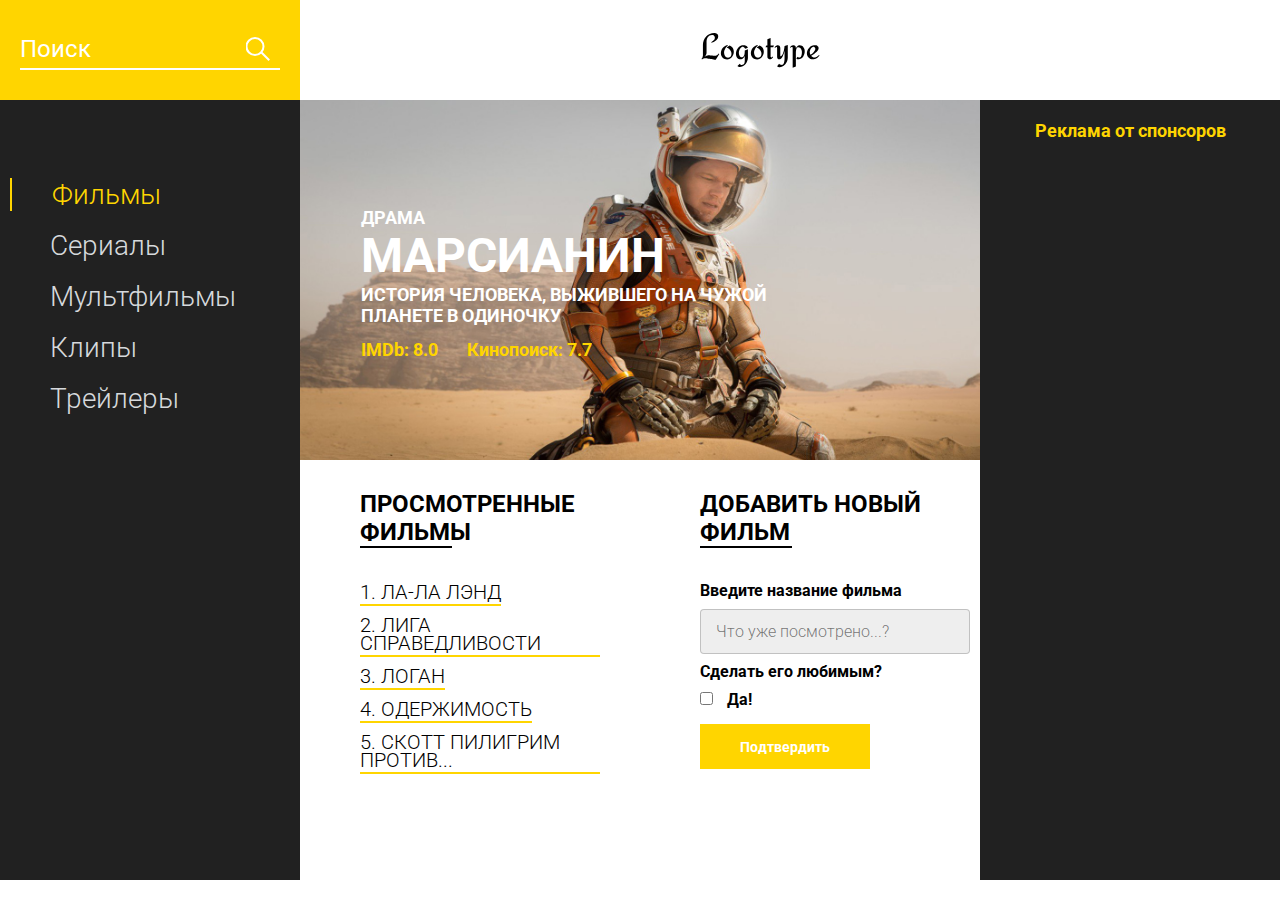
<file: 02_BaseJS/33/index.html>
<!DOCTYPE html>
<html lang="en">
<head>
    <meta charset="UTF-8">
    <meta name="viewport" content="width=device-width, initial-scale=1.0">
    <title>Movie DB</title>
    <link href="https://fonts.googleapis.com/css?family=Roboto:300,400,700&display=swap&subset=cyrillic-ext" rel="stylesheet">
    <link rel="stylesheet" href="css/style.min.css">
</head>
<body>
    <header class="header">
        <div class="header__search">
            <form action="#">
                <input type="text" placeholder="Поиск">
            </form>
        </div>
        <div class="header__logo">
            <img src="icons/Logotype.svg" alt="logo">
        </div>
    </header>
    <main class="promo">
        <div class="promo__menu">
            <nav class="promo__menu-list">
                <ul>
                    <li><a class="promo__menu-item promo__menu-item_active" href="#">Фильмы</a></li>
                    <li><a class="promo__menu-item" href="#">Сериалы</a></li>
                    <li><a class="promo__menu-item" href="#">Мультфильмы</a></li>
                    <li><a class="promo__menu-item" href="#">Клипы</a></li>
                    <li><a class="promo__menu-item" href="#">Трейлеры</a></li>
                </ul>
            </nav>
        </div>
        <div class="promo__content">
            <div class="promo__bg">
                <div class="promo__genre">КОМЕДИЯ</div>
                <div class="promo__title">МАРСИАНИН</div>
                <div class="promo__descr">ИСТОРИЯ ЧЕЛОВЕКА, ВЫЖИВШЕГО НА ЧУЖОЙ ПЛАНЕТЕ В ОДИНОЧКУ</div>
                <div class="promo__ratings">
                    <span>IMDb: 8.0</span>
                    <span>Кинопоиск: 7.7</span>
                </div>
            </div>
            <div class="promo__interactive">
                <div>
                    <div class="promo__interactive-title">ПРОСМОТРЕННЫЕ ФИЛЬМЫ</div>
                    <ul class="promo__interactive-list">
                        <li class="promo__interactive-item">ЛОГАН
                            <div class="delete"></div>
                        </li>
                        <li class="promo__interactive-item">ЛИГА СПРАВЕДЛИВОСТИ
                            <div class="delete"></div>
                        </li>
                        <li class="promo__interactive-item">ЛА-ЛА ЛЭНД
                            <div class="delete"></div>
                        </li>
                        <li class="promo__interactive-item">ОДЕРЖИМОСТЬ
                            <div class="delete"></div>
                        </li>
                        <li class="promo__interactive-item">СКОТТ ПИЛИГРИМ ПРОТИВ...
                            <div class="delete"></div>
                        </li>
                    </ul>
                </div>
                <div>
                    <form class="add">
                        <div class="promo__interactive-title">ДОБАВИТЬ НОВЫЙ ФИЛЬМ</div>
                        <span>Введите название фильма</span>
                        <input class="adding__input" type="text" placeholder="Что уже посмотрено...?">
                        <span>Сделать его любимым?</span>
                        <input type="checkbox">
                        <span class="yes">Да!</span>
                        <button>Подтвердить</button>
                    </form>
                </div>
            </div>
        </div>
        <div class="promo__adv">
            <div class="promo__adv-title">Реклама от спонсоров</div>
            <img src="img/content_1.jpg" alt="some picture">
            <img src="img/content_2.jpg" alt="some picture">
            <img src="img/content_3.png" alt="some picture">
        </div>
    </main>

    <script src="js/script.js"></script>
</body>
</html>
</file>
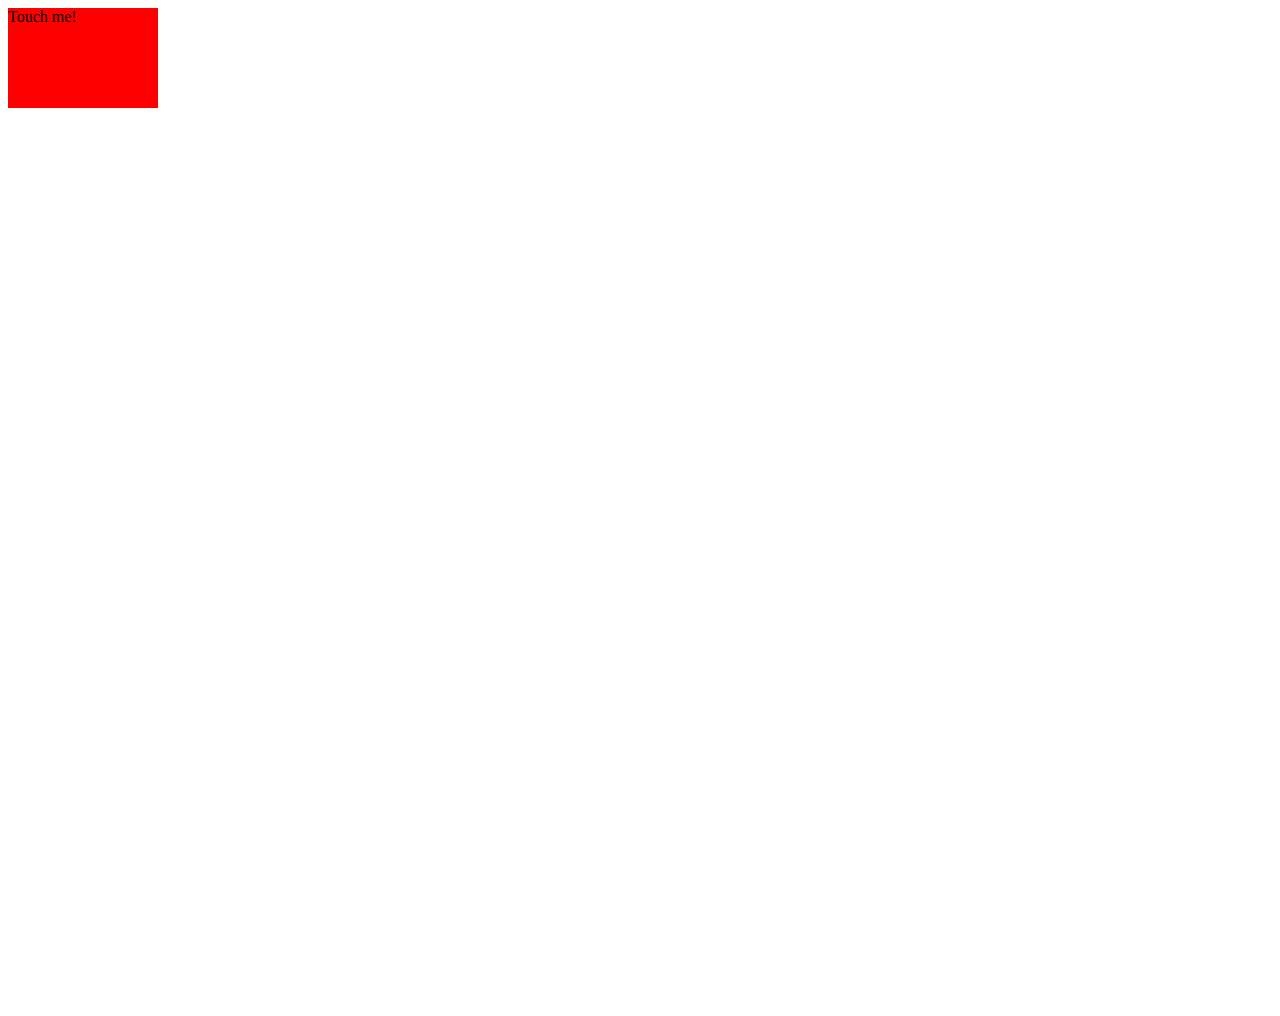
<file: 02_BaseJS/34/index.html>
<!DOCTYPE html>
<html lang="en">

<head>
  <meta charset="UTF-8">
  <meta name="viewport" content="width=device-width, initial-scale=1.0">
  <title>Document</title>
  <link rel="stylesheet" href="">
  <style>
    body{
      height: 1000px;
    }
    .box{
      width: 150px;
      height: 100px;
      background-color: red;
    }
  </style>
</head>

<body>
  <div class="box">
    Touch me!
  </div>

<script src="js/script.js"></script>
</body>

</html>
</file>
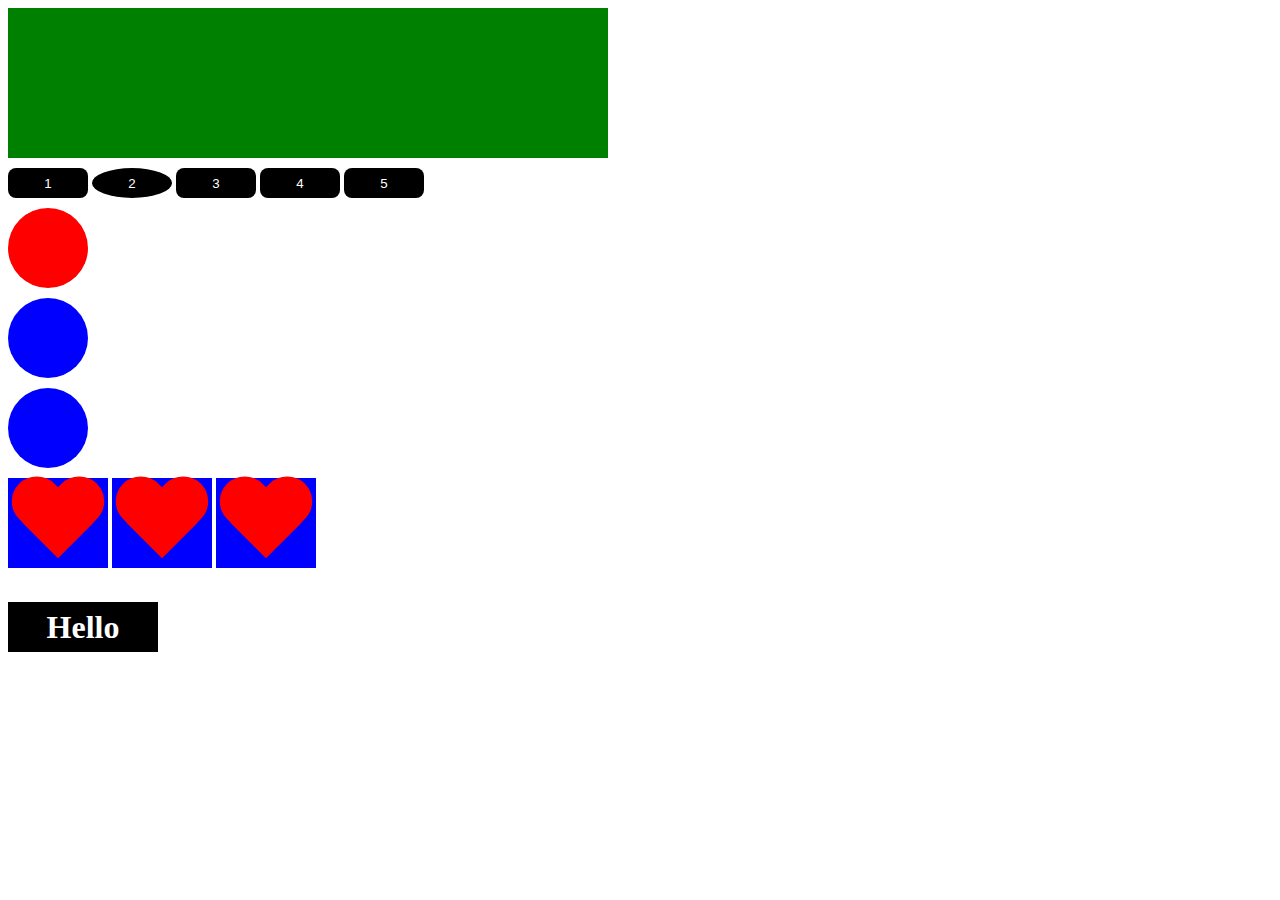
<file: 02_BaseJS/elements/index.html>
<!DOCTYPE html>
<html lang="ru">
	<head>
		<meta charset="utf-8">
		<meta http-equiv="X-UA-Compatible" content="IE=edge">
		<title>JavaScript</title>
		<link rel="stylesheet" href="css/style.css">
	</head>
	<body>
		<div class="box" id="box"></div>
		<button>1</button>
		<button>2</button>
		<button>3</button>
		<button>4</button>
		<button>5</button>

		<div class="circle"></div>
		<div class="circle"></div>
		<div class="circle"></div>

		<div class="wrapper">
			<div class="heart"></div>
			<div class="heart"></div>
            <div class="heart"></div>
            
		</div>

		<script src="js/script.js"></script>
	</body>
</html>
</file>
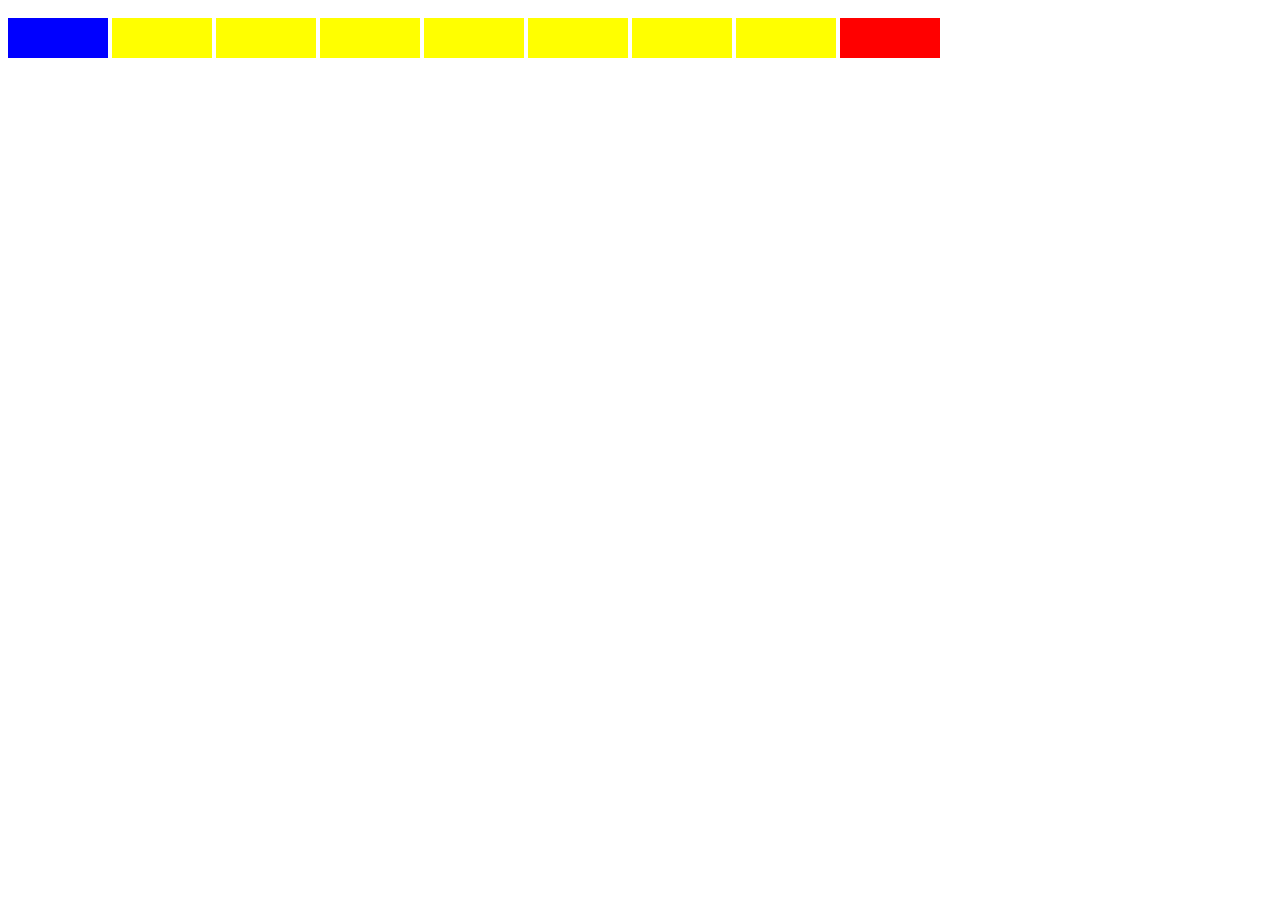
<file: 03_JSwork/37/index.html>
<!DOCTYPE html>
<html lang="ru">
  <head>
    <meta charset="utf-8" />
    <meta http-equiv="X-UA-Compatible" content="IE=edge" />
    <title>Java Script</title>
    <link rel="stylesheet" href="styles.css" />
  </head>
  <body>
    <div id="first" class="btn-block">
      <button class="blue some"></button>
      <button></button>
      <button></button>
      <button></button>
      <button></button>
      <button></button>
      <button></button>
      <button></button>
    </div>
    <script src="script.js"></script>
  </body>
</html>
</file>
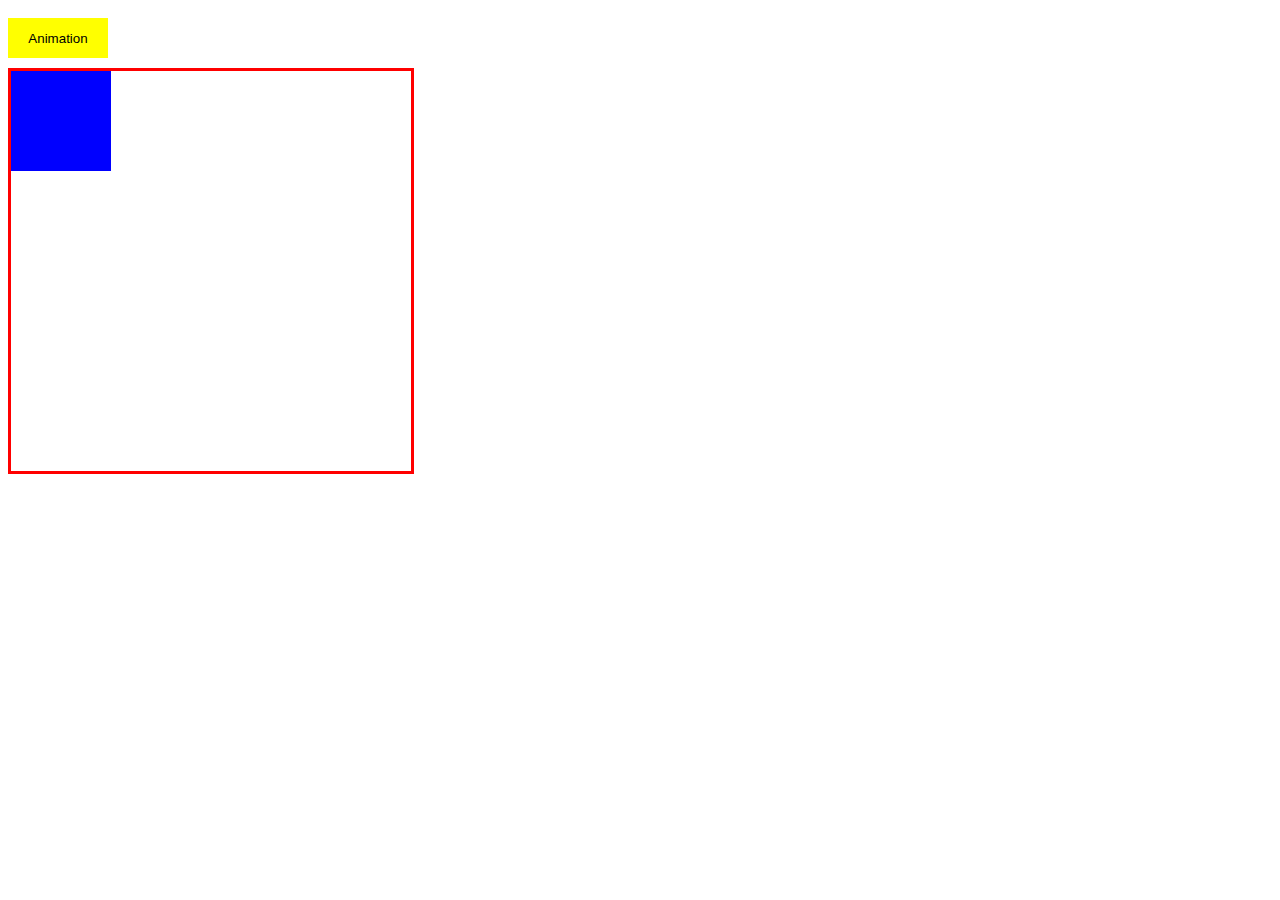
<file: 03_JSwork/39/index.html>
<!DOCTYPE html>
<html lang="ru">
  <head>
    <meta charset="utf-8" />
    <meta http-equiv="X-UA-Compatible" content="IE=edge" />
    <title>Java Script</title>
    <link rel="stylesheet" href="styles.css" />
  </head>
  <body>
    <button class="btn">Animation</button>
    <div class="wrapper">
      <div class="box"></div>
    </div>

    <script src="script.js"></script>
  </body>
</html>
</file>
<file: 02_BaseJS/elements/css/style.css>
.box {
  width: 150px;
  height: 150px;
  background-color: red;
}
button {
	width: 80px;
	height: 30px;
	margin-top: 10px;
	border: none;
	border-radius: 8px;
	background-color: #000;
	color: #fff;
	cursor: pointer;
	outline: none;
}

.circle {
	width: 80px;
	height: 80px;
	background-color: blue;
	display: block;
	margin-top: 10px;
	border-radius: 100%;
}

.heart {
	display: inline-block;
    position: relative;
    width: 100px;
    height: 90px;
    margin-top: 10px;
}
.heart:before,
.heart:after {
    position: absolute;
    content: "";
    left: 50px;
    top: 0;
    width: 50px;
    height: 80px;
    background: red;
    -moz-border-radius: 50px 50px 0 0;
    border-radius: 50px 50px 0 0;
    -webkit-transform: rotate(-45deg);
       -moz-transform: rotate(-45deg);
        -ms-transform: rotate(-45deg);
         -o-transform: rotate(-45deg);
            transform: rotate(-45deg);
    -webkit-transform-origin: 0 100%;
       -moz-transform-origin: 0 100%;
        -ms-transform-origin: 0 100%;
         -o-transform-origin: 0 100%;
            transform-origin: 0 100%;
}
.heart:after {
    left: 0;
    -webkit-transform: rotate(45deg);
       -moz-transform: rotate(45deg);
        -ms-transform: rotate(45deg);
         -o-transform: rotate(45deg);
            transform: rotate(45deg);
    -webkit-transform-origin: 100% 100%;
       -moz-transform-origin: 100% 100%;
        -ms-transform-origin: 100% 100%;
         -o-transform-origin: 100% 100%;
            transform-origin :100% 100%;
}
.black{
	width: 150px;
	height: 50px;
	line-height: 50px;
	text-align: center;
	background-color: black;
	margin-bottom: 30px;
	margin-top: 30px;
	color: #fff;
}
</file>
<file: 03_JSwork/37/styles.css>
.box {
  position: absolute;
  width: 100px;
  height: 100px;
  background-color: blue;
}
.wrapper {
  position: relative;
  width: 400px;
  height: 400px;
  border: 3px solid red;
}
button {
  margin-bottom: 10px;
  margin-top: 10px;
  width: 100px;
  height: 40px;
  background-color: yellow;
  border: none;
}
.blue {
  background-color: blue;
}
.red {
  background-color: red;
}
</file>
<file: 03_JSwork/39/styles.css>
.box {
  position: absolute;
  width: 100px;
  height: 100px;
  background-color: blue;
}
.wrapper {
  position: relative;
  width: 400px;
  height: 400px;
  border: 3px solid red;
}
button {
  margin-bottom: 10px;
  margin-top: 10px;
  width: 100px;
  height: 40px;
  background-color: yellow;
  border: none;
}
</file>
<file: 02_BaseJS/33/css/style.min.css>
*{-webkit-box-sizing:border-box;box-sizing:border-box;margin:0;padding:0;font-family:'Roboto', sans-serif}.header{display:-webkit-box;display:-ms-flexbox;display:flex;height:100px}.header__search{display:-webkit-box;display:-ms-flexbox;display:flex;-webkit-box-pack:center;-ms-flex-pack:center;justify-content:center;-webkit-box-align:center;-ms-flex-align:center;align-items:center;height:100%;width:300px;background:#FFD500}.header__search form{position:relative;width:260px;height:30px}.header__search form input{width:100%;border:none;border-bottom:2px solid #fff;background-color:transparent;color:#fff;font-size:24px;line-height:28px;padding-bottom:5px;outline:none}.header__search form input::-webkit-input-placeholder{color:#fff}.header__search form input:-ms-input-placeholder{color:#fff}.header__search form input::-ms-input-placeholder{color:#fff}.header__search form input::placeholder{color:#fff}.header__search form:after{content:'';display:block;position:absolute;top:2px;right:10px;background:url("../icons/search.svg") center center/cover no-repeat;width:24px;height:24px}.header__logo{display:-webkit-box;display:-ms-flexbox;display:flex;-webkit-box-pack:center;-ms-flex-pack:center;justify-content:center;-webkit-box-align:center;-ms-flex-align:center;align-items:center;height:100%;width:calc(100% - 360px)}.promo{height:780px;display:-webkit-box;display:-ms-flexbox;display:flex}.promo__menu{width:300px;height:100%;background:#212121;padding:60px 0 0 10px}.promo__menu-item{display:block;font-size:28px;line-height:33px;color:#D6D9DC;text-decoration:none;font-weight:300;padding-left:40px;margin-top:18px}.promo__menu-item:hover{color:#FFD500}.promo__menu-item_active{border-left:2px solid  #FFD500;color:#FFD500}.promo__content{width:calc(100% - 600px)}.promo__bg{height:360px;background:url("../img/mars.webp") center center/cover no-repeat;background-position:top;padding:107px 0 0 61px}.promo__genre{font-weight:bold;font-size:18px;line-height:21px;color:#FFFFFF;text-transform:uppercase}.promo__title{font-weight:bold;font-size:48px;line-height:56px;color:#FFFFFF;text-transform:uppercase}.promo__descr{width:481px;font-weight:bold;font-size:18px;line-height:21px;color:#FFFFFF;text-transform:uppercase}.promo__ratings{margin-top:13px}.promo__ratings span{font-weight:bold;font-size:18px;line-height:21px;color:#FFD500;margin-right:25px}.promo__interactive{display:-webkit-box;display:-ms-flexbox;display:flex}.promo__interactive>div{width:50%;padding:30px 0 0 60px}.promo__interactive-title{display:inline-block;font-weight:bold;font-size:24px;line-height:28px;color:#000000}.promo__interactive-title:after{content:'';display:block;width:33%;height:2px;background-color:#000}.promo__interactive-list{list-style-type:none;margin-top:35px;display:-webkit-box;display:-ms-flexbox;display:flex;-webkit-box-orient:vertical;-webkit-box-direction:normal;-ms-flex-direction:column;flex-direction:column;-webkit-box-align:start;-ms-flex-align:start;align-items:flex-start}.promo__interactive-item{display:inline-block;position:relative;font-weight:300;font-size:20px;line-height:18px;color:#000000;margin-bottom:15px;padding-right:40px;text-transform:uppercase}.promo__interactive-item span{display:block;position:absolute;left:-30px;top:50%;-webkit-transform:translateY(-50%);transform:translateY(-50%);width:20px;height:20px;background:url("../icons/Star.svg") center center/cover no-repeat}.promo__interactive-item:before{content:'';position:absolute;bottom:-5px;display:block;width:calc(100% - 40px);height:2px;background-color:#FFD500}.promo__interactive-item:hover .delete{content:'';display:block;position:absolute;right:0px;top:50%;-webkit-transform:translateY(-50%);transform:translateY(-50%);width:20px;height:20px;background:url("../icons/trash.png") center center/cover no-repeat;cursor:pointer}.promo__interactive .add .promo__interactive-title{margin-bottom:25px}.promo__interactive .add span{display:block;margin:10px 0;font-weight:bold;font-size:16px;line-height:16px;color:#000000}.promo__interactive .add .yes{display:inline;margin-left:10px}.promo__interactive .add input[type="text"]{width:270px;height:45px;line-height:50px;font-size:16px;background:rgba(196,196,196,0.29);border:1px solid rgba(0,0,0,0.19);padding:0 15px;outline:none;border-radius:4px}.promo__interactive .add input[type="text"]::-webkit-input-placeholder{font-weight:300;font-size:16px;color:rgba(0,0,0,0.53)}.promo__interactive .add input[type="text"]:-ms-input-placeholder{font-weight:300;font-size:16px;color:rgba(0,0,0,0.53)}.promo__interactive .add input[type="text"]::-ms-input-placeholder{font-weight:300;font-size:16px;color:rgba(0,0,0,0.53)}.promo__interactive .add input[type="text"]::placeholder{font-weight:300;font-size:16px;color:rgba(0,0,0,0.53)}.promo__interactive .add button{display:block;margin-top:15px;width:170px;height:45px;background:#FFD500;font-weight:bold;font-size:14px;line-height:14px;color:#FFFFFF;border:none;outline:none;cursor:pointer}.promo__interactive .add button:active{-webkit-transform:scale(0.95);transform:scale(0.95)}.promo__adv{background:#212121;width:300px;height:100%}.promo__adv-title{font-weight:bold;font-size:18px;line-height:21px;color:#FFD500;margin:20px 0;text-align:center}.promo__adv img{width:100%;margin-bottom:10px}
/*# sourceMappingURL=style.min.css.map */
</file>
